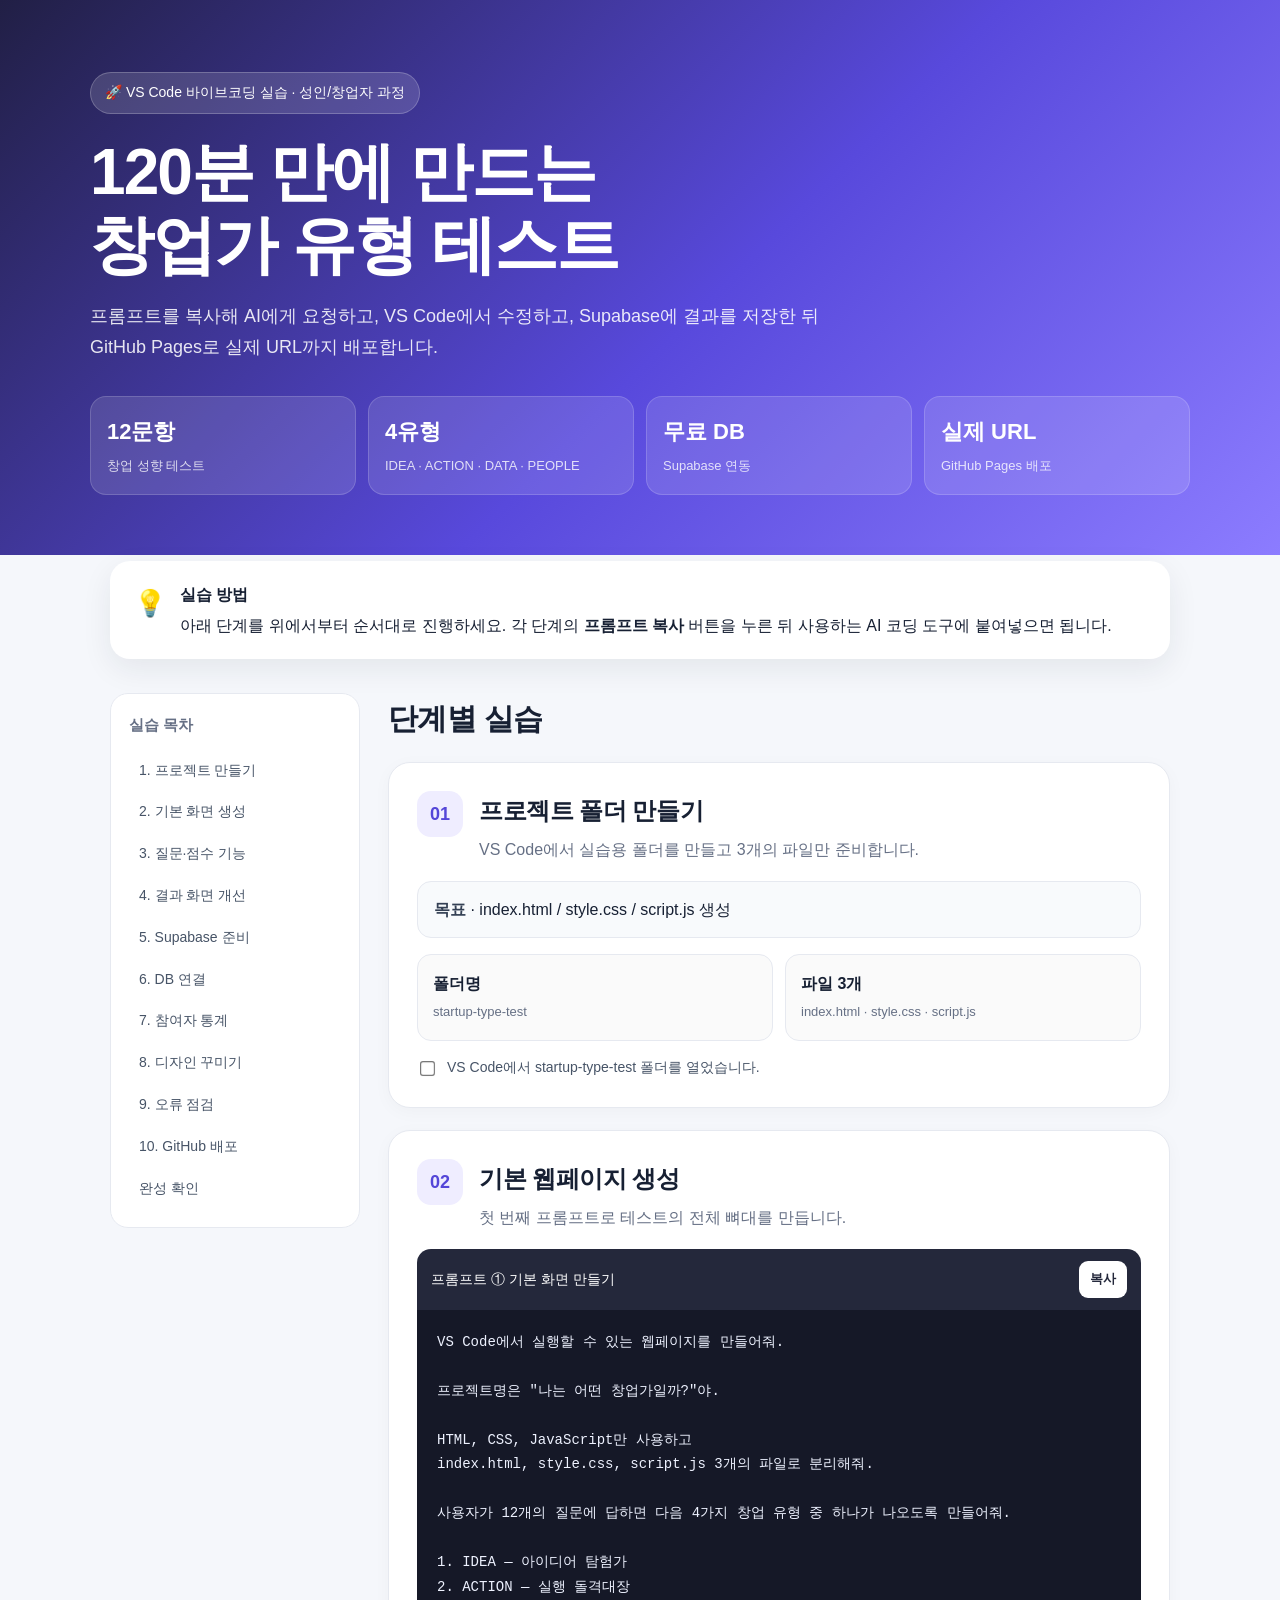
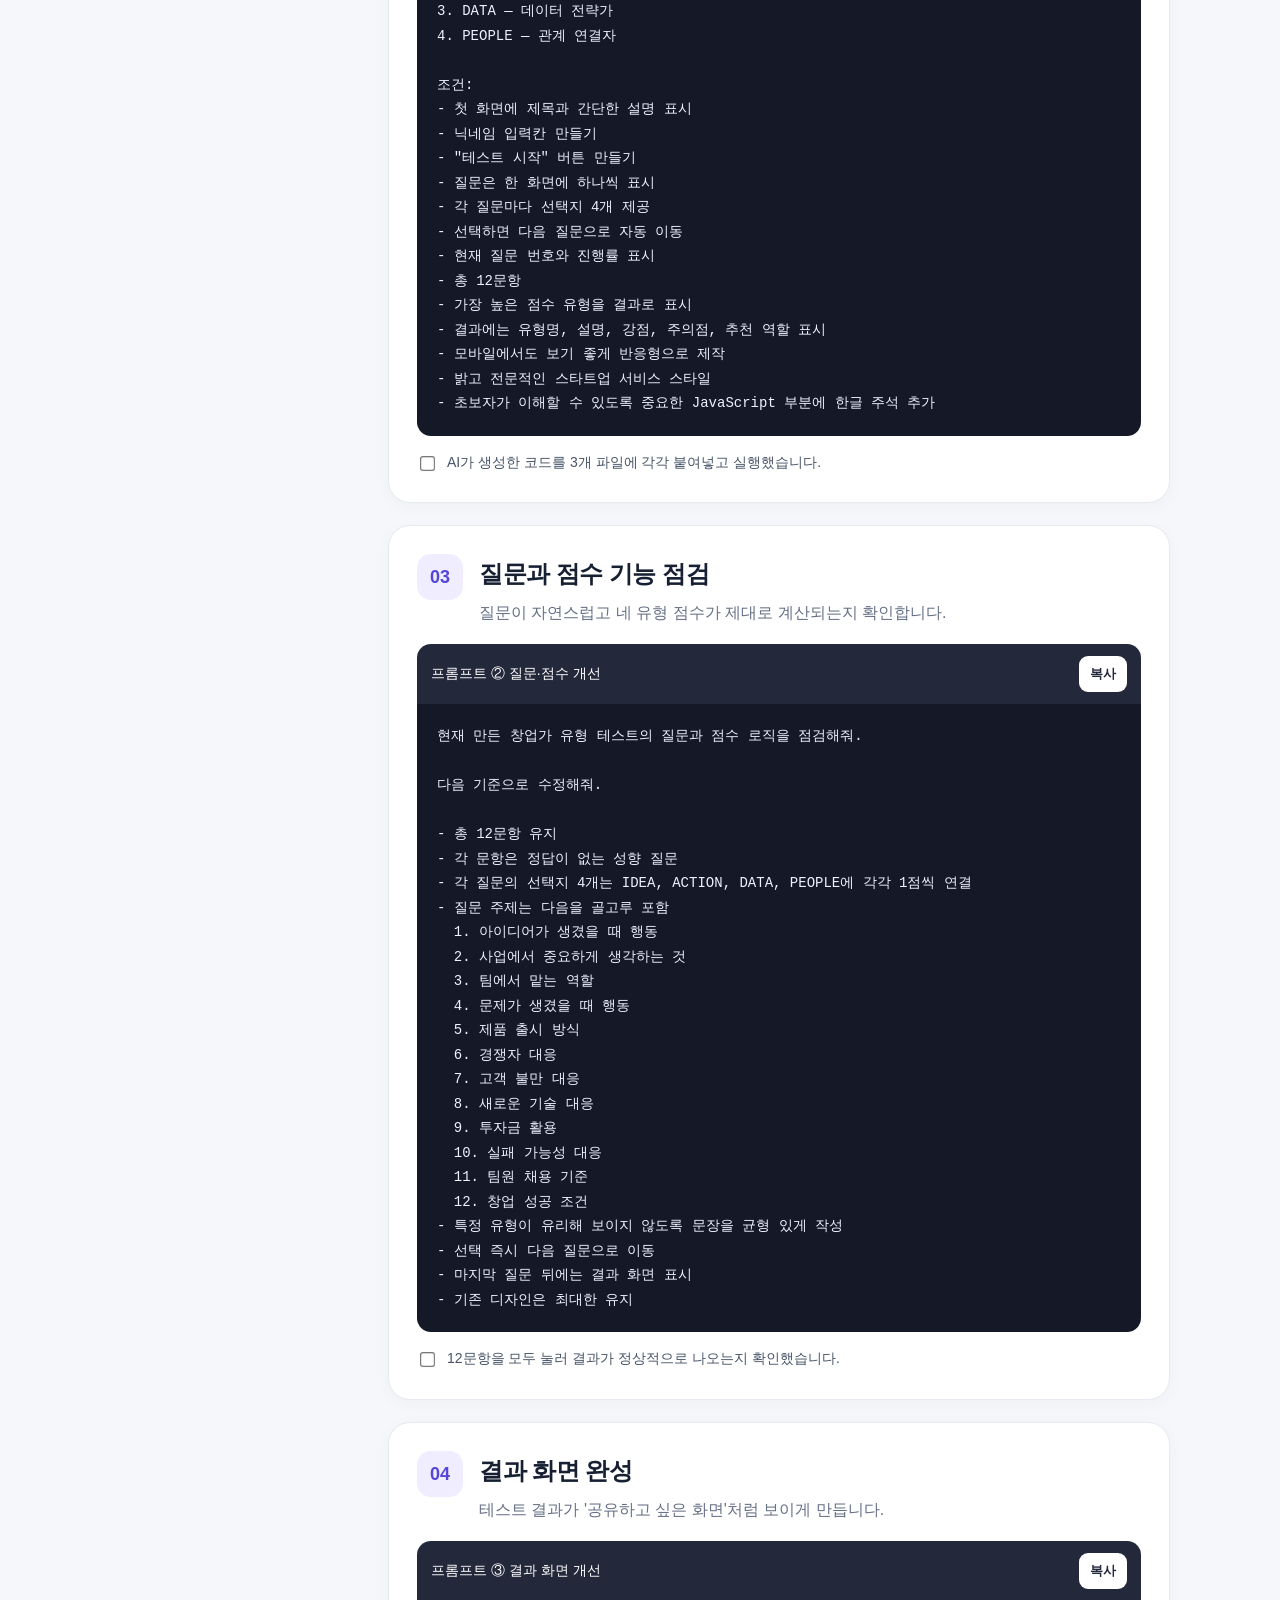
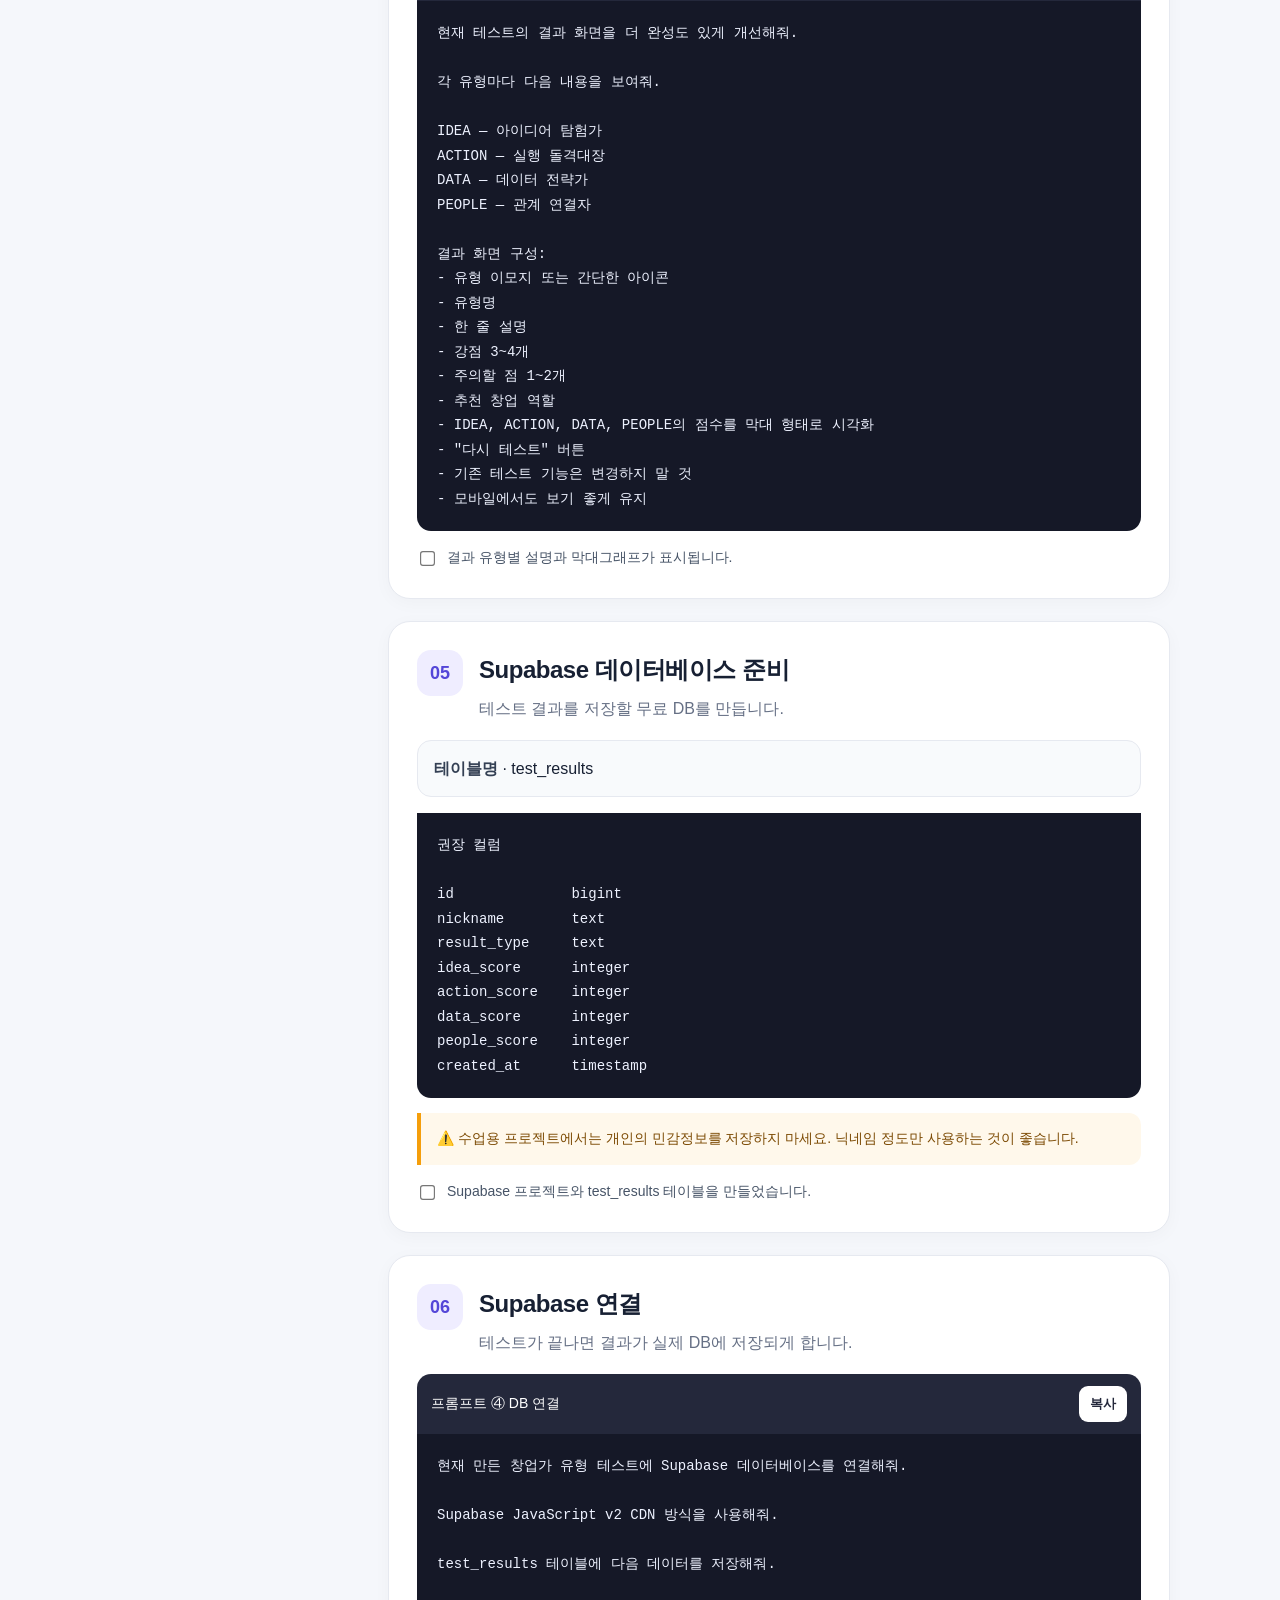
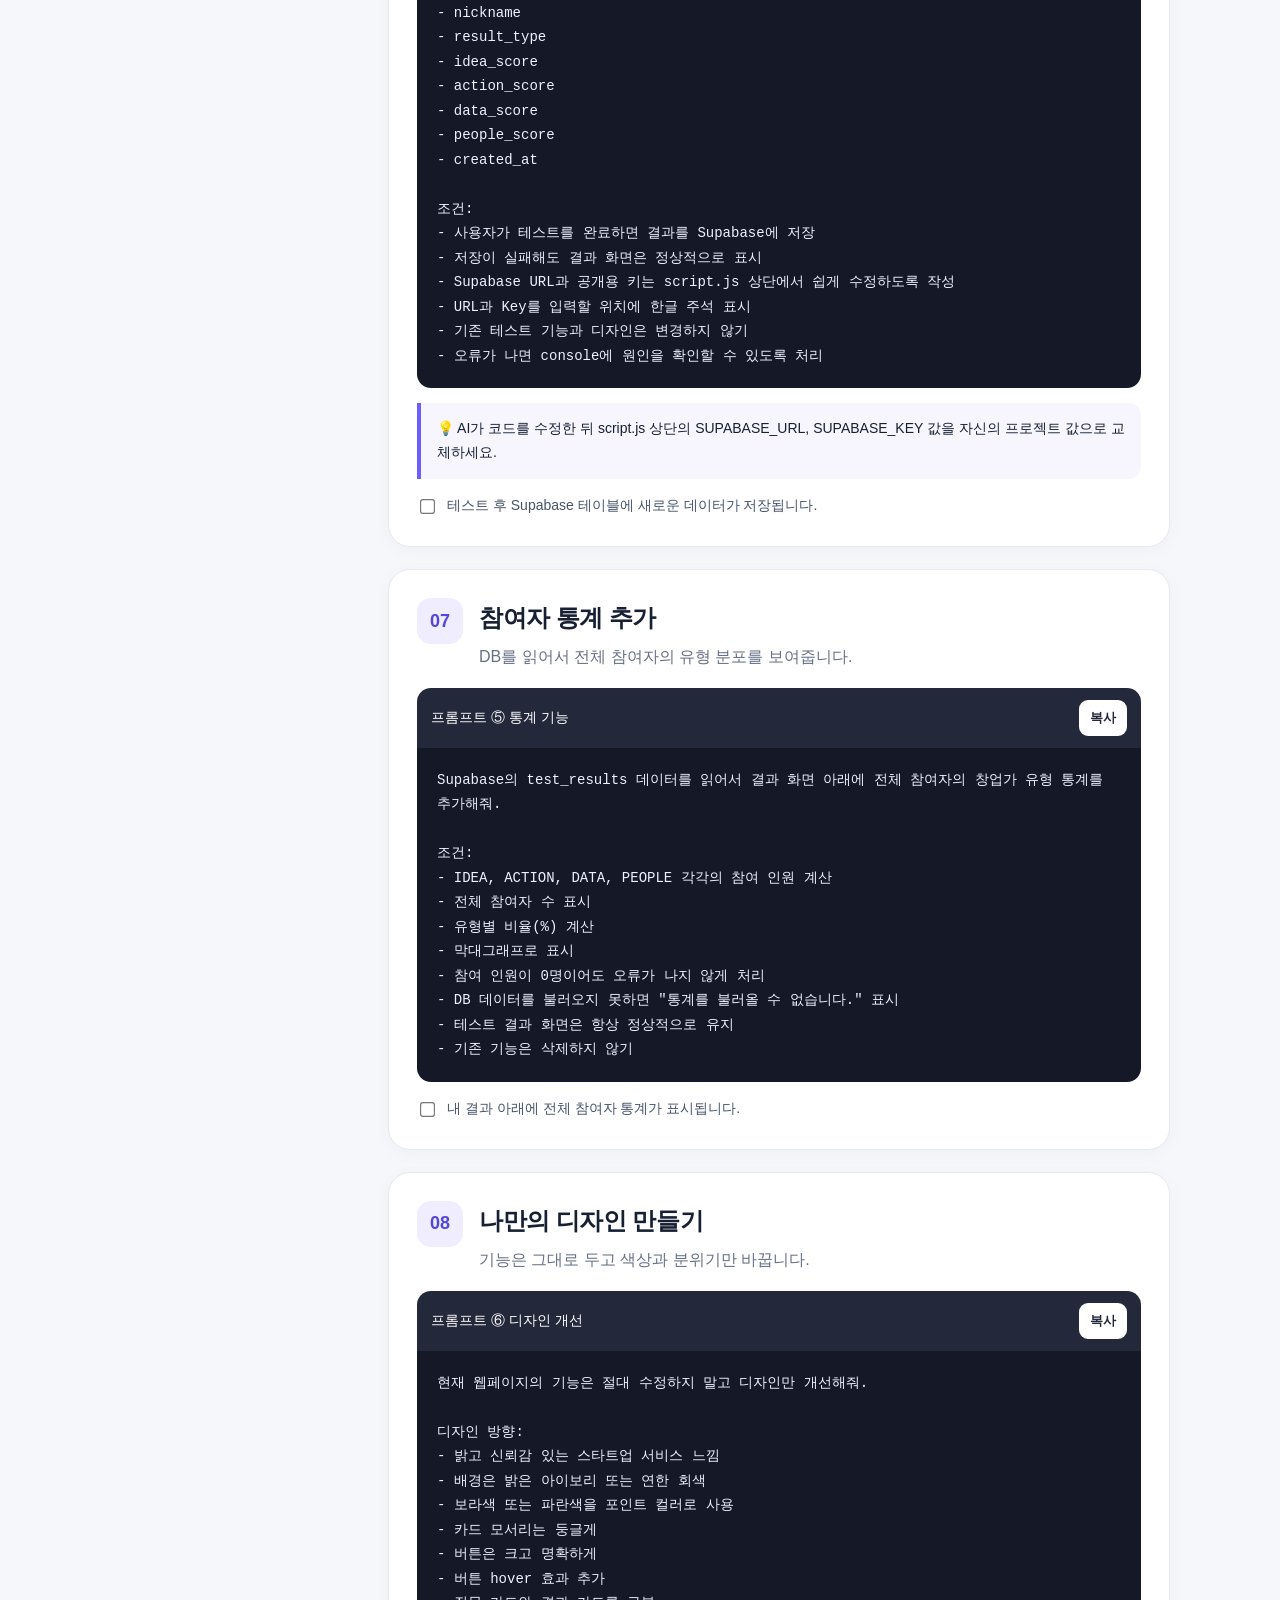
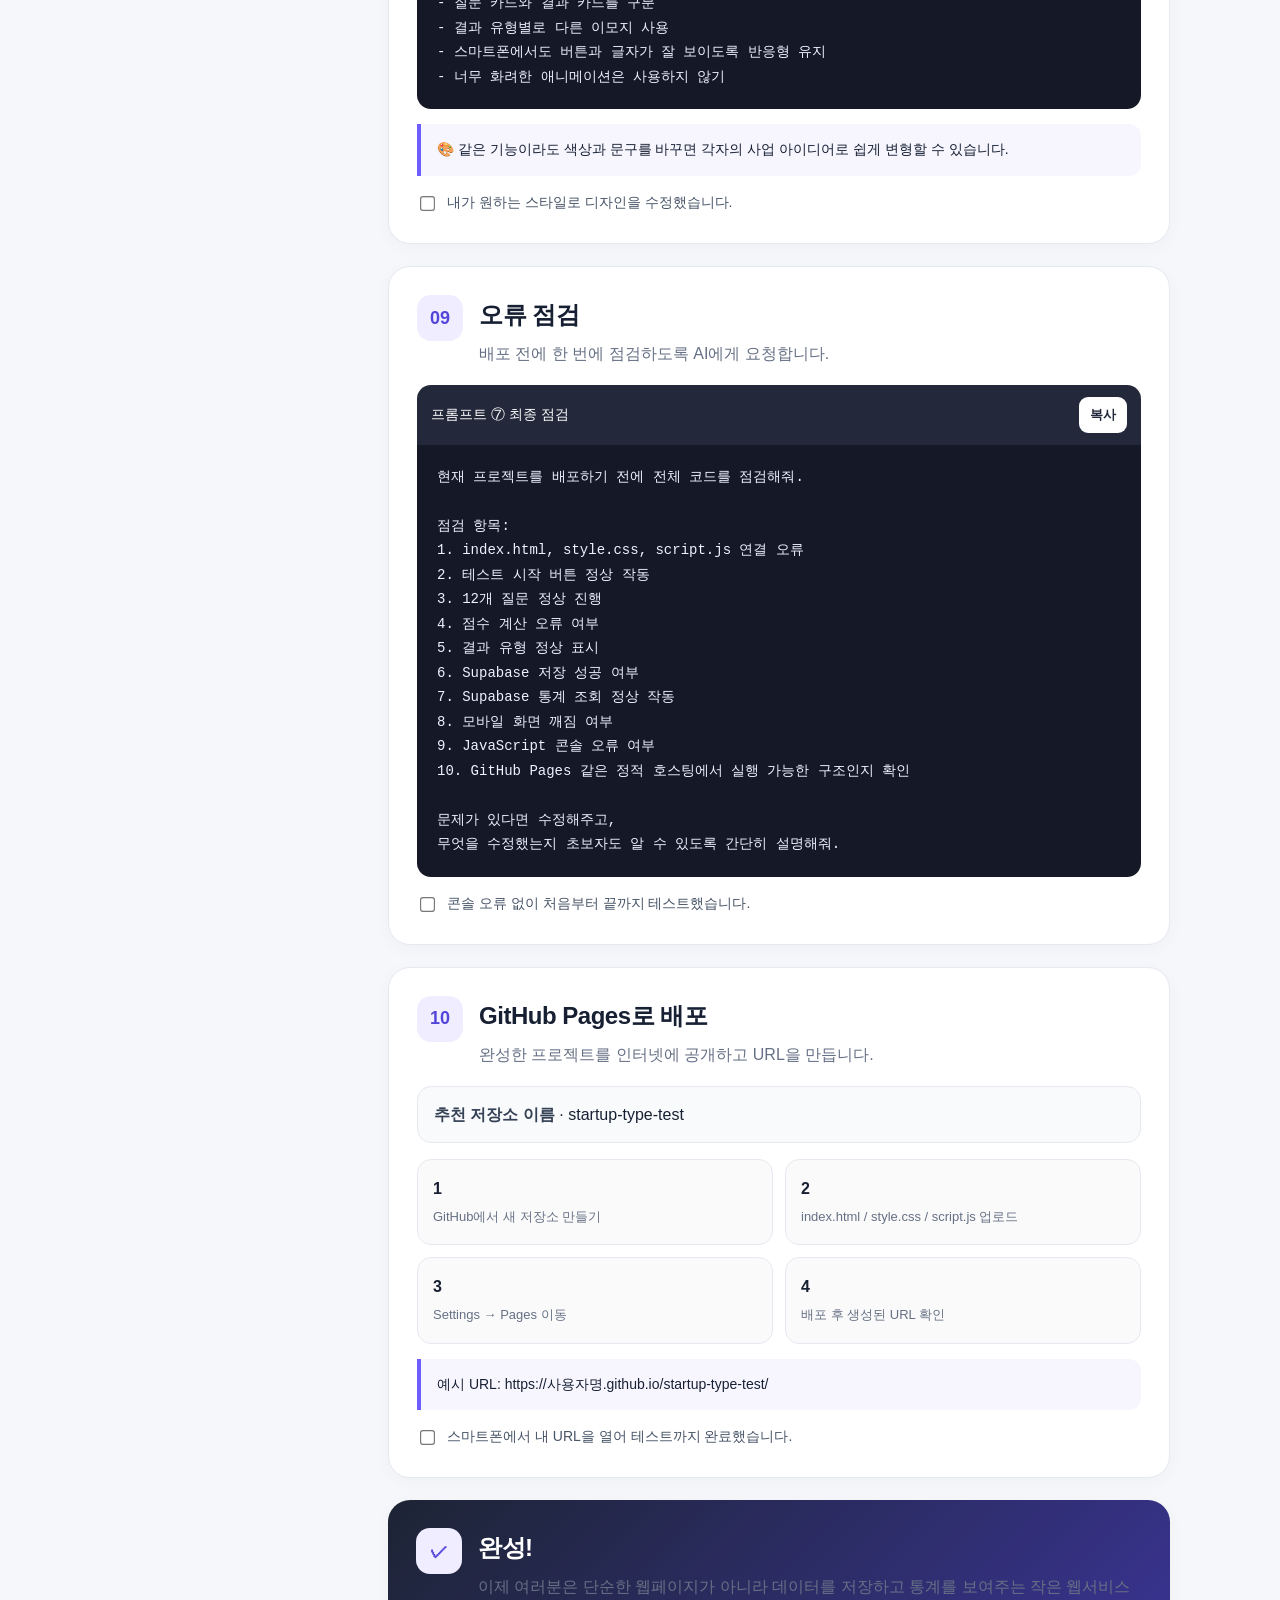
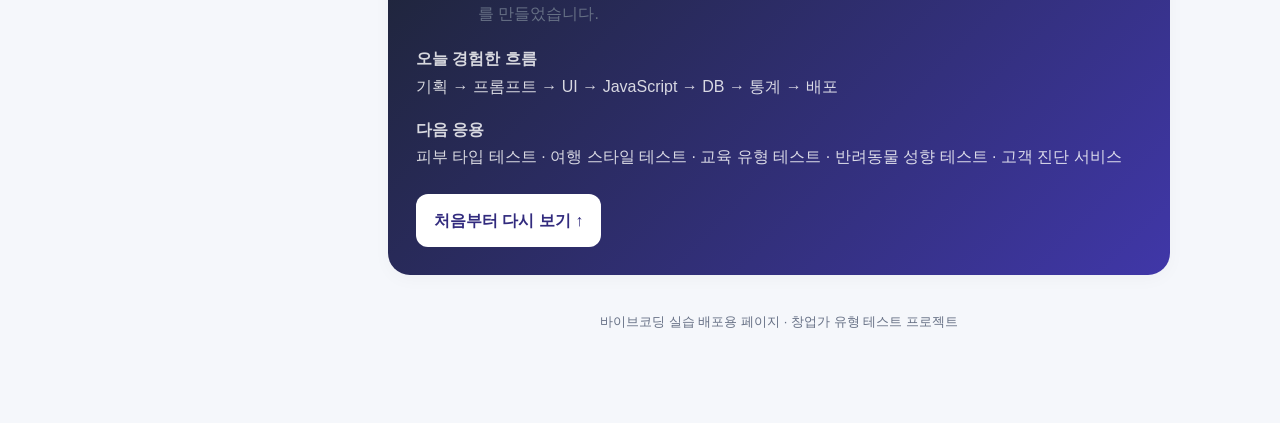
<file: startup_type_test_vibecoding_class.html>
<!DOCTYPE html>
<html lang="ko">
<head>
<meta charset="UTF-8" />
<meta name="viewport" content="width=device-width, initial-scale=1.0" />
<title>120분 바이브코딩 실습 | 창업가 유형 테스트 만들기</title>
<style>
:root{
  --bg:#f5f7fb;
  --card:#ffffff;
  --text:#172033;
  --muted:#667085;
  --line:#e6e9f0;
  --primary:#6d5dfc;
  --primary-dark:#5446d8;
  --soft:#efedff;
  --success:#16a34a;
  --warning:#b45309;
  --code:#151827;
  --shadow:0 10px 30px rgba(31,41,55,.08);
  --radius:22px;
}
*{box-sizing:border-box}
html{scroll-behavior:smooth}
body{
  margin:0;
  font-family:Pretendard, "Noto Sans KR", Arial, sans-serif;
  background:var(--bg);
  color:var(--text);
  line-height:1.7;
}
a{text-decoration:none;color:inherit}
button{font:inherit}
.hero{
  background:linear-gradient(135deg,#211f45 0%, #5849dc 55%, #8c7cff 100%);
  color:#fff;
  padding:72px 20px 60px;
}
.hero-inner{max-width:1100px;margin:auto}
.badge{
  display:inline-flex;gap:8px;align-items:center;
  background:rgba(255,255,255,.14);
  border:1px solid rgba(255,255,255,.22);
  padding:8px 14px;border-radius:999px;font-size:14px
}
h1{font-size:clamp(34px,5vw,64px);line-height:1.15;margin:22px 0 18px;letter-spacing:-.03em}
.hero p{font-size:18px;max-width:760px;color:rgba(255,255,255,.88)}
.hero-grid{
  margin-top:34px;display:grid;grid-template-columns:repeat(4,1fr);gap:12px
}
.hero-box{
  background:rgba(255,255,255,.12);padding:16px;border-radius:16px;
  border:1px solid rgba(255,255,255,.16)
}
.hero-box strong{display:block;font-size:22px}
.hero-box span{font-size:13px;color:rgba(255,255,255,.8)}
.wrap{max-width:1100px;margin:auto;padding:34px 20px 90px}
.notice{
  margin-top:-28px;background:#fff;border-radius:20px;padding:20px 24px;
  box-shadow:var(--shadow);display:flex;gap:14px;align-items:flex-start
}
.notice .icon{font-size:26px}
.notice strong{display:block;margin-bottom:4px}
.layout{display:grid;grid-template-columns:250px 1fr;gap:28px;margin-top:34px}
.sidebar{
  position:sticky;top:18px;height:max-content;background:var(--card);
  border:1px solid var(--line);border-radius:18px;padding:18px
}
.sidebar h3{font-size:15px;margin:0 0 12px;color:var(--muted)}
.nav a{
  display:block;padding:9px 10px;border-radius:10px;font-size:14px;color:#475467
}
.nav a:hover{background:var(--soft);color:var(--primary-dark)}
.main{min-width:0}
.section-title{margin:0 0 18px;font-size:30px;letter-spacing:-.02em}
.step{
  background:var(--card);border:1px solid var(--line);border-radius:var(--radius);
  padding:28px;margin-bottom:22px;box-shadow:0 4px 18px rgba(17,24,39,.03)
}
.step-head{display:flex;gap:16px;align-items:flex-start;margin-bottom:18px}
.num{
  width:46px;height:46px;border-radius:14px;background:var(--soft);color:var(--primary-dark);
  display:grid;place-items:center;font-weight:800;font-size:18px;flex:none
}
.step h2{font-size:24px;margin:0 0 4px;letter-spacing:-.02em}
.step .desc{margin:0;color:var(--muted)}
.goal{
  background:#f8fafc;border:1px solid var(--line);border-radius:14px;padding:14px 16px;margin:16px 0
}
.goal strong{color:#344054}
.prompt-box{position:relative;margin-top:14px}
.prompt-label{
  display:flex;justify-content:space-between;align-items:center;
  background:#24283b;color:#fff;padding:12px 14px;border-radius:14px 14px 0 0;
  font-size:14px
}
.copy-btn{
  border:0;background:#fff;color:#24283b;padding:7px 11px;border-radius:9px;
  cursor:pointer;font-weight:700;font-size:13px
}
.copy-btn:hover{transform:translateY(-1px)}
pre{
  margin:0;background:var(--code);color:#eef2ff;padding:20px;overflow:auto;
  white-space:pre-wrap;border-radius:0 0 14px 14px;font-size:14px;line-height:1.75
}
.check{
  margin-top:15px;display:flex;gap:10px;align-items:flex-start;color:#475467;font-size:14px
}
.check input{margin-top:6px;transform:scale(1.15)}
.small-card-grid{display:grid;grid-template-columns:repeat(2,1fr);gap:12px;margin-top:14px}
.small-card{
  background:#fafafa;border:1px solid var(--line);border-radius:14px;padding:15px
}
.small-card strong{display:block}
.small-card span{font-size:13px;color:var(--muted)}
.tip{
  border-left:4px solid var(--primary);background:#f7f6ff;padding:14px 16px;
  border-radius:0 12px 12px 0;margin:15px 0;font-size:14px
}
.warning{
  border-left-color:#f59e0b;background:#fff8eb;color:#7c4a03
}
.finish{
  background:linear-gradient(135deg,#1d2434,#4037a8);color:#fff;border:none
}
.finish p{color:rgba(255,255,255,.82)}
.done-btn{
  display:inline-block;background:#fff;color:#322b7e;padding:13px 18px;border-radius:12px;
  font-weight:800;margin-top:8px
}
.footer{text-align:center;color:var(--muted);font-size:13px;margin-top:36px}
@media(max-width:860px){
  .layout{grid-template-columns:1fr}
  .sidebar{position:static}
  .hero-grid{grid-template-columns:repeat(2,1fr)}
}
@media(max-width:560px){
  .hero{padding-top:48px}
  .hero-grid{grid-template-columns:1fr}
  .step{padding:20px}
  .small-card-grid{grid-template-columns:1fr}
}
</style>
</head>
<body>

<header class="hero">
  <div class="hero-inner">
    <span class="badge">🚀 VS Code 바이브코딩 실습 · 성인/창업자 과정</span>
    <h1>120분 만에 만드는<br>창업가 유형 테스트</h1>
    <p>프롬프트를 복사해 AI에게 요청하고, VS Code에서 수정하고, Supabase에 결과를 저장한 뒤 GitHub Pages로 실제 URL까지 배포합니다.</p>
    <div class="hero-grid">
      <div class="hero-box"><strong>12문항</strong><span>창업 성향 테스트</span></div>
      <div class="hero-box"><strong>4유형</strong><span>IDEA · ACTION · DATA · PEOPLE</span></div>
      <div class="hero-box"><strong>무료 DB</strong><span>Supabase 연동</span></div>
      <div class="hero-box"><strong>실제 URL</strong><span>GitHub Pages 배포</span></div>
    </div>
  </div>
</header>

<div class="wrap">
  <div class="notice">
    <div class="icon">💡</div>
    <div>
      <strong>실습 방법</strong>
      아래 단계를 위에서부터 순서대로 진행하세요. 각 단계의 <b>프롬프트 복사</b> 버튼을 누른 뒤 사용하는 AI 코딩 도구에 붙여넣으면 됩니다.
    </div>
  </div>

  <div class="layout">
    <aside class="sidebar">
      <h3>실습 목차</h3>
      <nav class="nav">
        <a href="#step1">1. 프로젝트 만들기</a>
        <a href="#step2">2. 기본 화면 생성</a>
        <a href="#step3">3. 질문·점수 기능</a>
        <a href="#step4">4. 결과 화면 개선</a>
        <a href="#step5">5. Supabase 준비</a>
        <a href="#step6">6. DB 연결</a>
        <a href="#step7">7. 참여자 통계</a>
        <a href="#step8">8. 디자인 꾸미기</a>
        <a href="#step9">9. 오류 점검</a>
        <a href="#step10">10. GitHub 배포</a>
        <a href="#finish">완성 확인</a>
      </nav>
    </aside>

    <main class="main">
      <h2 class="section-title">단계별 실습</h2>

      <section class="step" id="step1">
        <div class="step-head">
          <div class="num">01</div>
          <div><h2>프로젝트 폴더 만들기</h2><p class="desc">VS Code에서 실습용 폴더를 만들고 3개의 파일만 준비합니다.</p></div>
        </div>
        <div class="goal"><strong>목표</strong> · index.html / style.css / script.js 생성</div>
        <div class="small-card-grid">
          <div class="small-card"><strong>폴더명</strong><span>startup-type-test</span></div>
          <div class="small-card"><strong>파일 3개</strong><span>index.html · style.css · script.js</span></div>
        </div>
        <label class="check"><input type="checkbox"> VS Code에서 startup-type-test 폴더를 열었습니다.</label>
      </section>

      <section class="step" id="step2">
        <div class="step-head">
          <div class="num">02</div>
          <div><h2>기본 웹페이지 생성</h2><p class="desc">첫 번째 프롬프트로 테스트의 전체 뼈대를 만듭니다.</p></div>
        </div>
        <div class="prompt-box">
          <div class="prompt-label"><span>프롬프트 ① 기본 화면 만들기</span><button class="copy-btn" data-target="p1">복사</button></div>
          <pre id="p1">VS Code에서 실행할 수 있는 웹페이지를 만들어줘.

프로젝트명은 "나는 어떤 창업가일까?"야.

HTML, CSS, JavaScript만 사용하고
index.html, style.css, script.js 3개의 파일로 분리해줘.

사용자가 12개의 질문에 답하면 다음 4가지 창업 유형 중 하나가 나오도록 만들어줘.

1. IDEA — 아이디어 탐험가
2. ACTION — 실행 돌격대장
3. DATA — 데이터 전략가
4. PEOPLE — 관계 연결자

조건:
- 첫 화면에 제목과 간단한 설명 표시
- 닉네임 입력칸 만들기
- "테스트 시작" 버튼 만들기
- 질문은 한 화면에 하나씩 표시
- 각 질문마다 선택지 4개 제공
- 선택하면 다음 질문으로 자동 이동
- 현재 질문 번호와 진행률 표시
- 총 12문항
- 가장 높은 점수 유형을 결과로 표시
- 결과에는 유형명, 설명, 강점, 주의점, 추천 역할 표시
- 모바일에서도 보기 좋게 반응형으로 제작
- 밝고 전문적인 스타트업 서비스 스타일
- 초보자가 이해할 수 있도록 중요한 JavaScript 부분에 한글 주석 추가</pre>
        </div>
        <label class="check"><input type="checkbox"> AI가 생성한 코드를 3개 파일에 각각 붙여넣고 실행했습니다.</label>
      </section>

      <section class="step" id="step3">
        <div class="step-head">
          <div class="num">03</div>
          <div><h2>질문과 점수 기능 점검</h2><p class="desc">질문이 자연스럽고 네 유형 점수가 제대로 계산되는지 확인합니다.</p></div>
        </div>
        <div class="prompt-box">
          <div class="prompt-label"><span>프롬프트 ② 질문·점수 개선</span><button class="copy-btn" data-target="p2">복사</button></div>
          <pre id="p2">현재 만든 창업가 유형 테스트의 질문과 점수 로직을 점검해줘.

다음 기준으로 수정해줘.

- 총 12문항 유지
- 각 문항은 정답이 없는 성향 질문
- 각 질문의 선택지 4개는 IDEA, ACTION, DATA, PEOPLE에 각각 1점씩 연결
- 질문 주제는 다음을 골고루 포함
  1. 아이디어가 생겼을 때 행동
  2. 사업에서 중요하게 생각하는 것
  3. 팀에서 맡는 역할
  4. 문제가 생겼을 때 행동
  5. 제품 출시 방식
  6. 경쟁자 대응
  7. 고객 불만 대응
  8. 새로운 기술 대응
  9. 투자금 활용
  10. 실패 가능성 대응
  11. 팀원 채용 기준
  12. 창업 성공 조건
- 특정 유형이 유리해 보이지 않도록 문장을 균형 있게 작성
- 선택 즉시 다음 질문으로 이동
- 마지막 질문 뒤에는 결과 화면 표시
- 기존 디자인은 최대한 유지</pre>
        </div>
        <label class="check"><input type="checkbox"> 12문항을 모두 눌러 결과가 정상적으로 나오는지 확인했습니다.</label>
      </section>

      <section class="step" id="step4">
        <div class="step-head">
          <div class="num">04</div>
          <div><h2>결과 화면 완성</h2><p class="desc">테스트 결과가 '공유하고 싶은 화면'처럼 보이게 만듭니다.</p></div>
        </div>
        <div class="prompt-box">
          <div class="prompt-label"><span>프롬프트 ③ 결과 화면 개선</span><button class="copy-btn" data-target="p3">복사</button></div>
          <pre id="p3">현재 테스트의 결과 화면을 더 완성도 있게 개선해줘.

각 유형마다 다음 내용을 보여줘.

IDEA — 아이디어 탐험가
ACTION — 실행 돌격대장
DATA — 데이터 전략가
PEOPLE — 관계 연결자

결과 화면 구성:
- 유형 이모지 또는 간단한 아이콘
- 유형명
- 한 줄 설명
- 강점 3~4개
- 주의할 점 1~2개
- 추천 창업 역할
- IDEA, ACTION, DATA, PEOPLE의 점수를 막대 형태로 시각화
- "다시 테스트" 버튼
- 기존 테스트 기능은 변경하지 말 것
- 모바일에서도 보기 좋게 유지</pre>
        </div>
        <label class="check"><input type="checkbox"> 결과 유형별 설명과 막대그래프가 표시됩니다.</label>
      </section>

      <section class="step" id="step5">
        <div class="step-head">
          <div class="num">05</div>
          <div><h2>Supabase 데이터베이스 준비</h2><p class="desc">테스트 결과를 저장할 무료 DB를 만듭니다.</p></div>
        </div>
        <div class="goal"><strong>테이블명</strong> · test_results</div>
        <pre>권장 컬럼

id              bigint
nickname        text
result_type     text
idea_score      integer
action_score    integer
data_score      integer
people_score    integer
created_at      timestamp</pre>
        <div class="tip warning">⚠️ 수업용 프로젝트에서는 개인의 민감정보를 저장하지 마세요. 닉네임 정도만 사용하는 것이 좋습니다.</div>
        <label class="check"><input type="checkbox"> Supabase 프로젝트와 test_results 테이블을 만들었습니다.</label>
      </section>

      <section class="step" id="step6">
        <div class="step-head">
          <div class="num">06</div>
          <div><h2>Supabase 연결</h2><p class="desc">테스트가 끝나면 결과가 실제 DB에 저장되게 합니다.</p></div>
        </div>
        <div class="prompt-box">
          <div class="prompt-label"><span>프롬프트 ④ DB 연결</span><button class="copy-btn" data-target="p4">복사</button></div>
          <pre id="p4">현재 만든 창업가 유형 테스트에 Supabase 데이터베이스를 연결해줘.

Supabase JavaScript v2 CDN 방식을 사용해줘.

test_results 테이블에 다음 데이터를 저장해줘.

- nickname
- result_type
- idea_score
- action_score
- data_score
- people_score
- created_at

조건:
- 사용자가 테스트를 완료하면 결과를 Supabase에 저장
- 저장이 실패해도 결과 화면은 정상적으로 표시
- Supabase URL과 공개용 키는 script.js 상단에서 쉽게 수정하도록 작성
- URL과 Key를 입력할 위치에 한글 주석 표시
- 기존 테스트 기능과 디자인은 변경하지 않기
- 오류가 나면 console에 원인을 확인할 수 있도록 처리</pre>
        </div>
        <div class="tip">💡 AI가 코드를 수정한 뒤 script.js 상단의 SUPABASE_URL, SUPABASE_KEY 값을 자신의 프로젝트 값으로 교체하세요.</div>
        <label class="check"><input type="checkbox"> 테스트 후 Supabase 테이블에 새로운 데이터가 저장됩니다.</label>
      </section>

      <section class="step" id="step7">
        <div class="step-head">
          <div class="num">07</div>
          <div><h2>참여자 통계 추가</h2><p class="desc">DB를 읽어서 전체 참여자의 유형 분포를 보여줍니다.</p></div>
        </div>
        <div class="prompt-box">
          <div class="prompt-label"><span>프롬프트 ⑤ 통계 기능</span><button class="copy-btn" data-target="p5">복사</button></div>
          <pre id="p5">Supabase의 test_results 데이터를 읽어서 결과 화면 아래에 전체 참여자의 창업가 유형 통계를 추가해줘.

조건:
- IDEA, ACTION, DATA, PEOPLE 각각의 참여 인원 계산
- 전체 참여자 수 표시
- 유형별 비율(%) 계산
- 막대그래프로 표시
- 참여 인원이 0명이어도 오류가 나지 않게 처리
- DB 데이터를 불러오지 못하면 "통계를 불러올 수 없습니다." 표시
- 테스트 결과 화면은 항상 정상적으로 유지
- 기존 기능은 삭제하지 않기</pre>
        </div>
        <label class="check"><input type="checkbox"> 내 결과 아래에 전체 참여자 통계가 표시됩니다.</label>
      </section>

      <section class="step" id="step8">
        <div class="step-head">
          <div class="num">08</div>
          <div><h2>나만의 디자인 만들기</h2><p class="desc">기능은 그대로 두고 색상과 분위기만 바꿉니다.</p></div>
        </div>
        <div class="prompt-box">
          <div class="prompt-label"><span>프롬프트 ⑥ 디자인 개선</span><button class="copy-btn" data-target="p6">복사</button></div>
          <pre id="p6">현재 웹페이지의 기능은 절대 수정하지 말고 디자인만 개선해줘.

디자인 방향:
- 밝고 신뢰감 있는 스타트업 서비스 느낌
- 배경은 밝은 아이보리 또는 연한 회색
- 보라색 또는 파란색을 포인트 컬러로 사용
- 카드 모서리는 둥글게
- 버튼은 크고 명확하게
- 버튼 hover 효과 추가
- 질문 카드와 결과 카드를 구분
- 결과 유형별로 다른 이모지 사용
- 스마트폰에서도 버튼과 글자가 잘 보이도록 반응형 유지
- 너무 화려한 애니메이션은 사용하지 않기</pre>
        </div>
        <div class="tip">🎨 같은 기능이라도 색상과 문구를 바꾸면 각자의 사업 아이디어로 쉽게 변형할 수 있습니다.</div>
        <label class="check"><input type="checkbox"> 내가 원하는 스타일로 디자인을 수정했습니다.</label>
      </section>

      <section class="step" id="step9">
        <div class="step-head">
          <div class="num">09</div>
          <div><h2>오류 점검</h2><p class="desc">배포 전에 한 번에 점검하도록 AI에게 요청합니다.</p></div>
        </div>
        <div class="prompt-box">
          <div class="prompt-label"><span>프롬프트 ⑦ 최종 점검</span><button class="copy-btn" data-target="p7">복사</button></div>
          <pre id="p7">현재 프로젝트를 배포하기 전에 전체 코드를 점검해줘.

점검 항목:
1. index.html, style.css, script.js 연결 오류
2. 테스트 시작 버튼 정상 작동
3. 12개 질문 정상 진행
4. 점수 계산 오류 여부
5. 결과 유형 정상 표시
6. Supabase 저장 성공 여부
7. Supabase 통계 조회 정상 작동
8. 모바일 화면 깨짐 여부
9. JavaScript 콘솔 오류 여부
10. GitHub Pages 같은 정적 호스팅에서 실행 가능한 구조인지 확인

문제가 있다면 수정해주고,
무엇을 수정했는지 초보자도 알 수 있도록 간단히 설명해줘.</pre>
        </div>
        <label class="check"><input type="checkbox"> 콘솔 오류 없이 처음부터 끝까지 테스트했습니다.</label>
      </section>

      <section class="step" id="step10">
        <div class="step-head">
          <div class="num">10</div>
          <div><h2>GitHub Pages로 배포</h2><p class="desc">완성한 프로젝트를 인터넷에 공개하고 URL을 만듭니다.</p></div>
        </div>
        <div class="goal"><strong>추천 저장소 이름</strong> · startup-type-test</div>
        <div class="small-card-grid">
          <div class="small-card"><strong>1</strong><span>GitHub에서 새 저장소 만들기</span></div>
          <div class="small-card"><strong>2</strong><span>index.html / style.css / script.js 업로드</span></div>
          <div class="small-card"><strong>3</strong><span>Settings → Pages 이동</span></div>
          <div class="small-card"><strong>4</strong><span>배포 후 생성된 URL 확인</span></div>
        </div>
        <div class="tip">예시 URL: https://사용자명.github.io/startup-type-test/</div>
        <label class="check"><input type="checkbox"> 스마트폰에서 내 URL을 열어 테스트까지 완료했습니다.</label>
      </section>

      <section class="step finish" id="finish">
        <div class="step-head">
          <div class="num">✓</div>
          <div><h2>완성!</h2><p class="desc">이제 여러분은 단순한 웹페이지가 아니라 데이터를 저장하고 통계를 보여주는 작은 웹서비스를 만들었습니다.</p></div>
        </div>
        <p><b>오늘 경험한 흐름</b><br>기획 → 프롬프트 → UI → JavaScript → DB → 통계 → 배포</p>
        <p><b>다음 응용</b><br>피부 타입 테스트 · 여행 스타일 테스트 · 교육 유형 테스트 · 반려동물 성향 테스트 · 고객 진단 서비스</p>
        <a class="done-btn" href="#step1">처음부터 다시 보기 ↑</a>
      </section>

      <div class="footer">
        바이브코딩 실습 배포용 페이지 · 창업가 유형 테스트 프로젝트
      </div>
    </main>
  </div>
</div>

<script>
function fallbackCopyText(text) {
  const textarea = document.createElement('textarea');
  textarea.value = text;
  textarea.setAttribute('readonly', '');
  textarea.style.position = 'fixed';
  textarea.style.top = '-9999px';
  textarea.style.left = '-9999px';
  textarea.style.opacity = '0';
  document.body.appendChild(textarea);

  textarea.focus();
  textarea.select();
  textarea.setSelectionRange(0, textarea.value.length);

  let success = false;
  try {
    success = document.execCommand('copy');
  } catch (e) {
    success = false;
  }

  document.body.removeChild(textarea);
  return success;
}

document.querySelectorAll('.copy-btn').forEach(btn => {
  btn.addEventListener('click', async () => {
    const target = document.getElementById(btn.dataset.target);
    if (!target) return;

    const text = target.innerText.trim();
    const originalText = btn.innerText;

    let copied = false;

    // HTTPS/localhost 환경에서는 최신 Clipboard API 우선 사용
    if (navigator.clipboard && window.isSecureContext) {
      try {
        await navigator.clipboard.writeText(text);
        copied = true;
      } catch (e) {
        copied = false;
      }
    }

    // file:// 로 직접 열었거나 Clipboard API가 막힌 경우에도 복사되도록 처리
    if (!copied) {
      copied = fallbackCopyText(text);
    }

    if (copied) {
      btn.innerText = '복사됨 ✓';
      btn.style.background = '#dcfce7';
      btn.style.color = '#166534';

      setTimeout(() => {
        btn.innerText = originalText;
        btn.style.background = '';
        btn.style.color = '';
      }, 1500);
    } else {
      // 마지막 안전장치: 텍스트를 직접 선택해 줌
      const range = document.createRange();
      range.selectNodeContents(target);
      const selection = window.getSelection();
      selection.removeAllRanges();
      selection.addRange(range);
      alert('자동 복사가 제한된 환경입니다. 프롬프트가 선택되었으니 Ctrl+C를 눌러 복사해주세요.');
    }
  });
});
</script>
</body>
</html>
</file>
